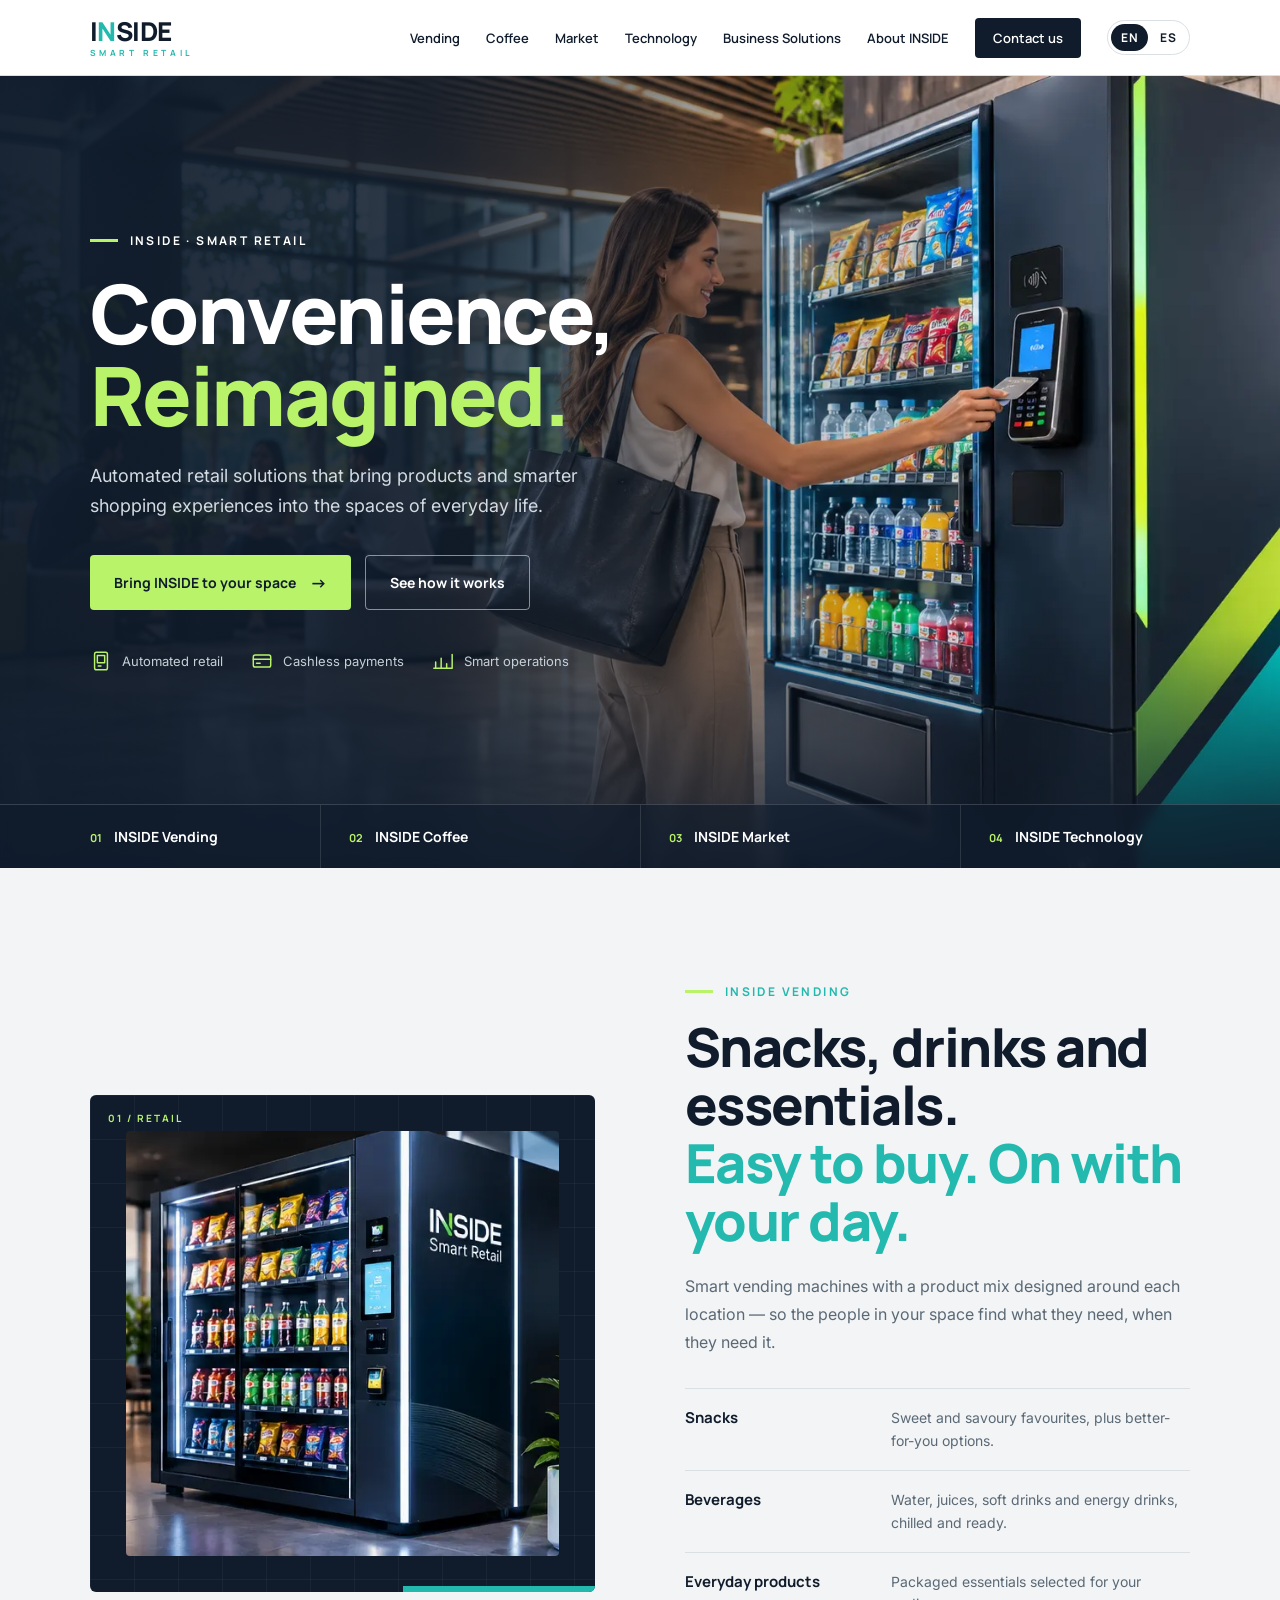
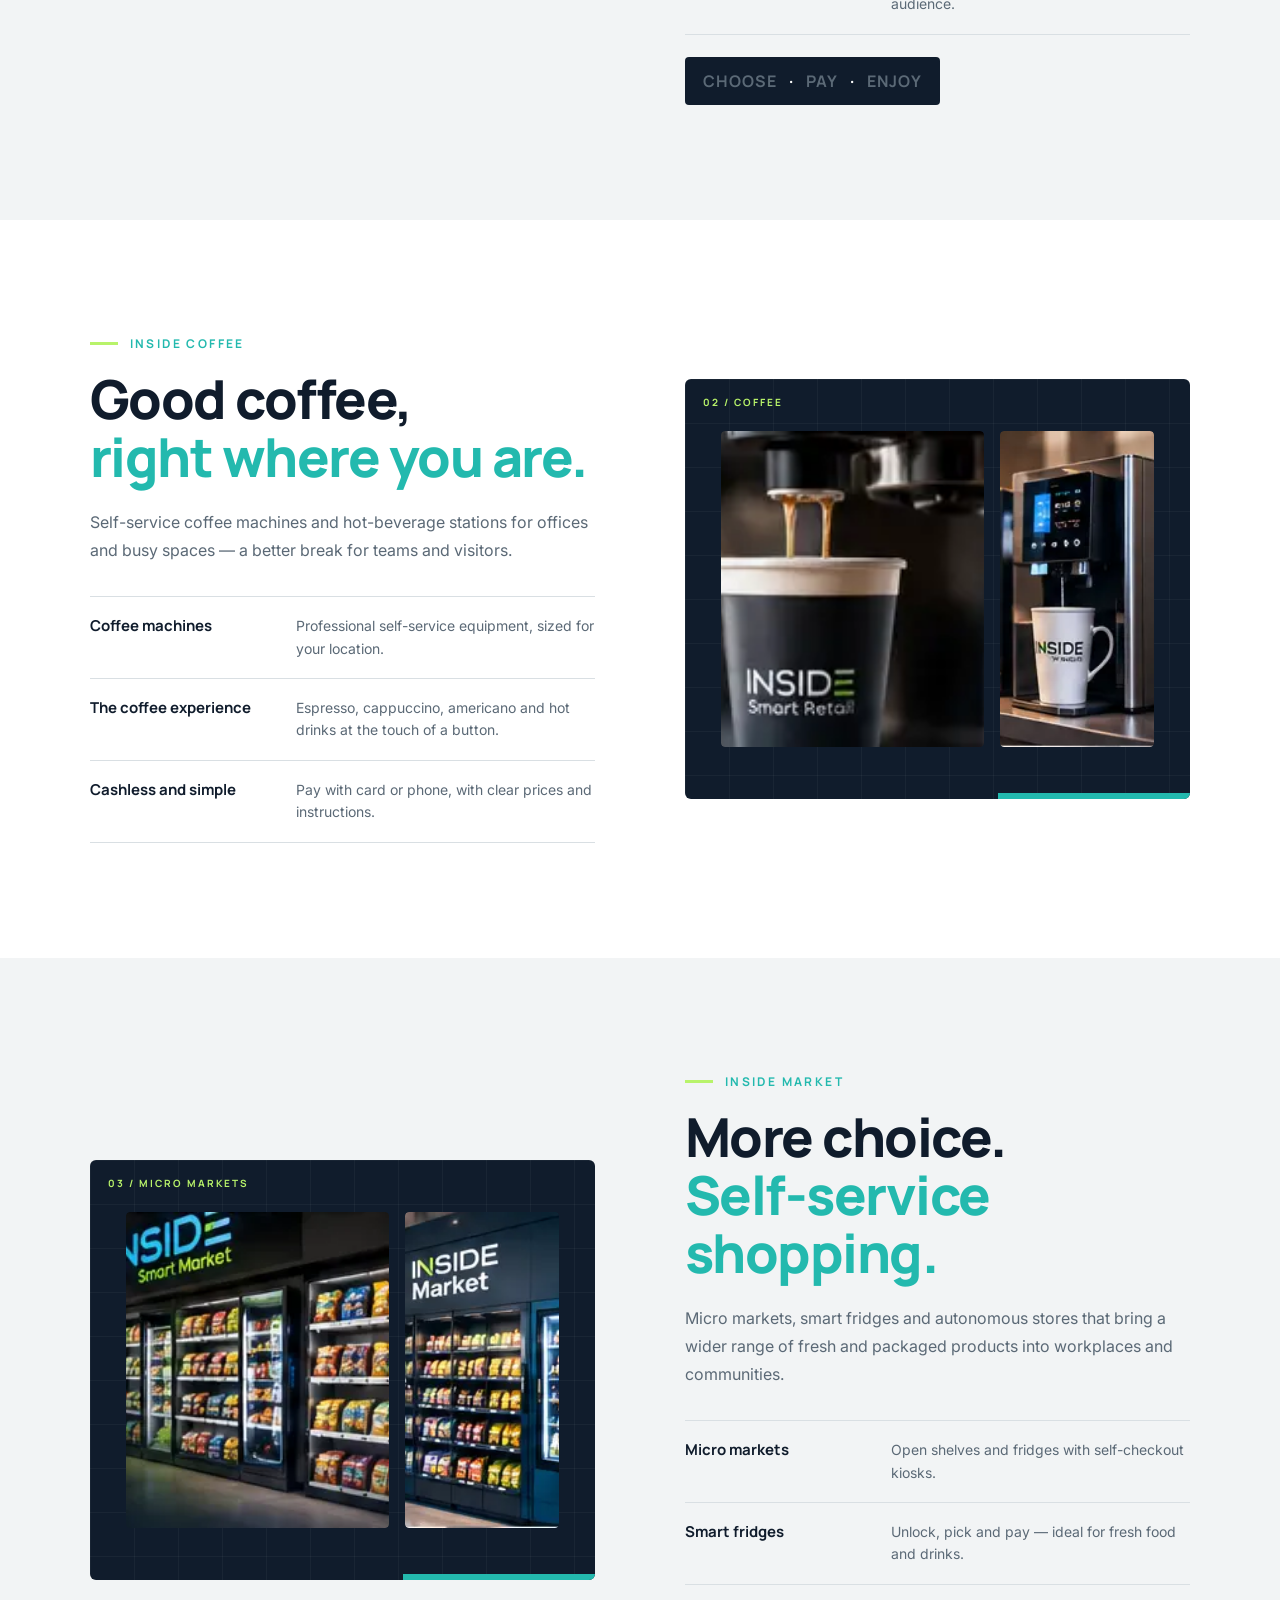
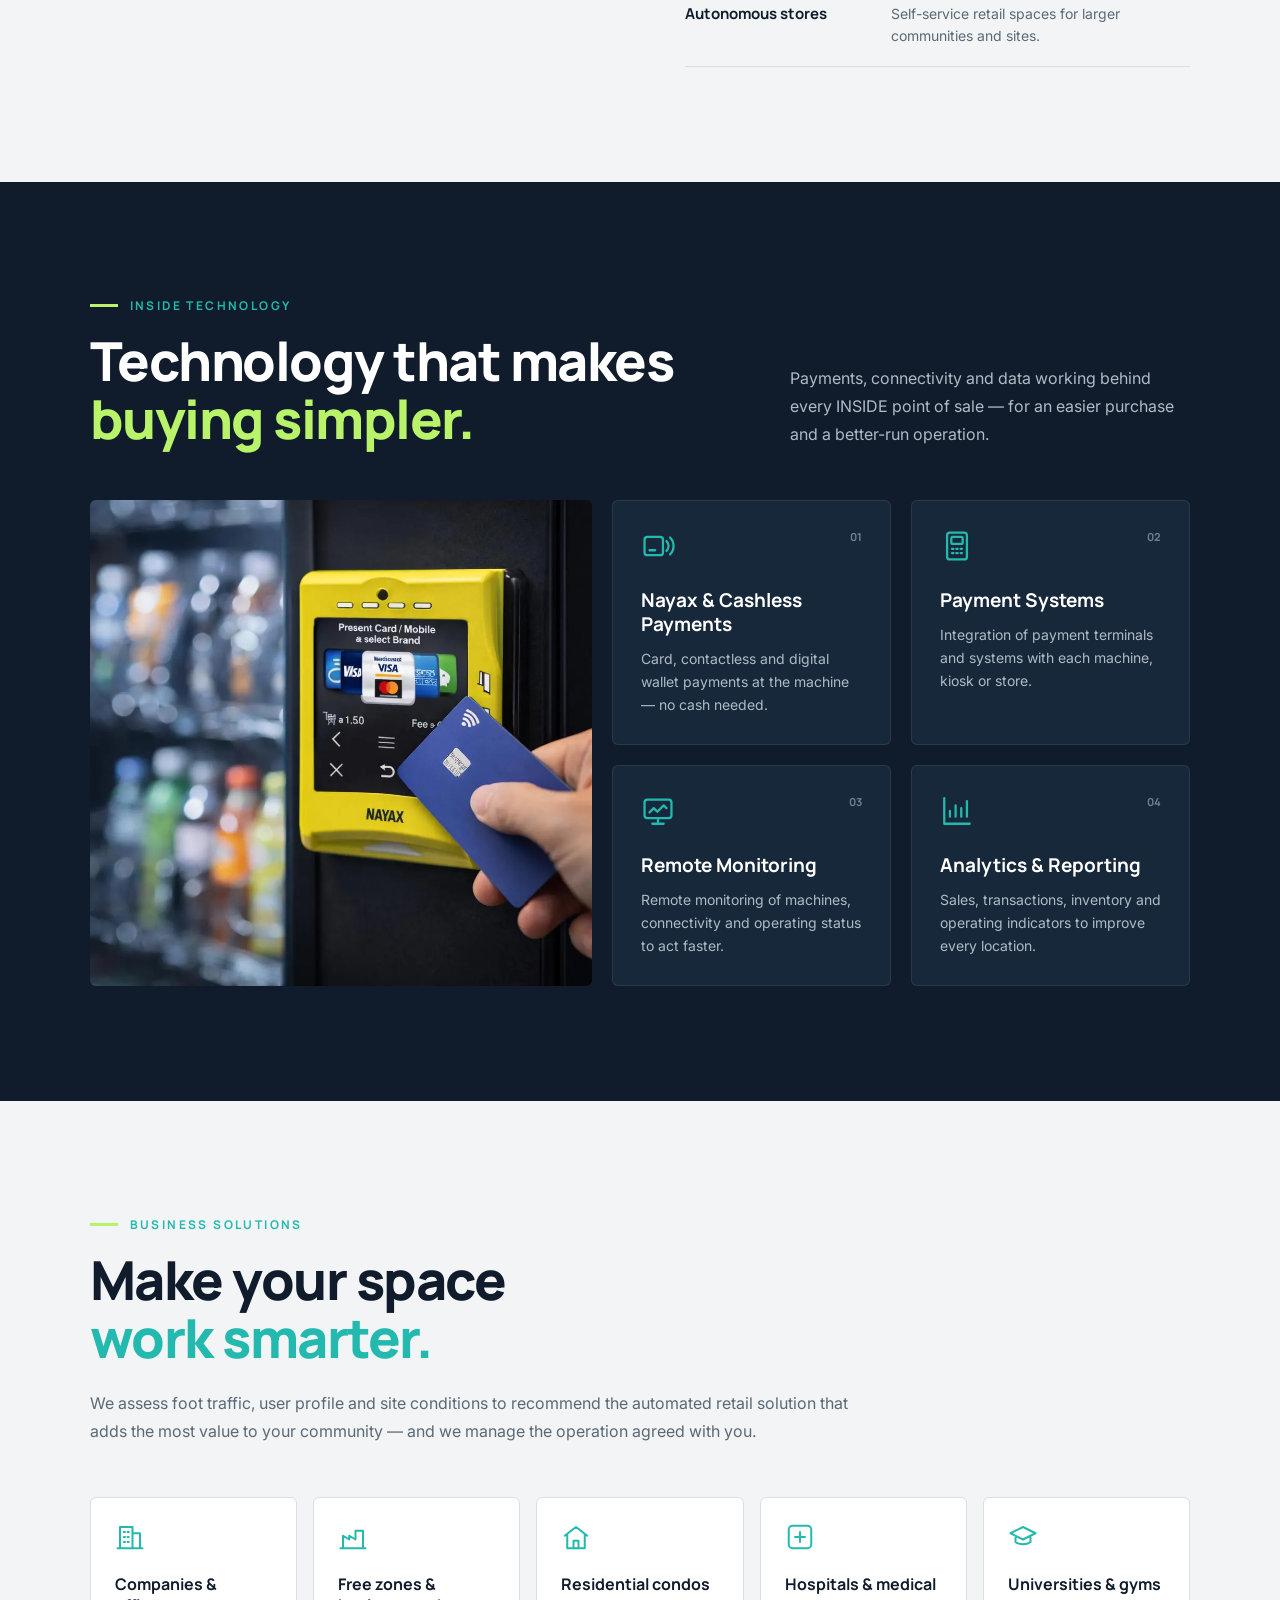
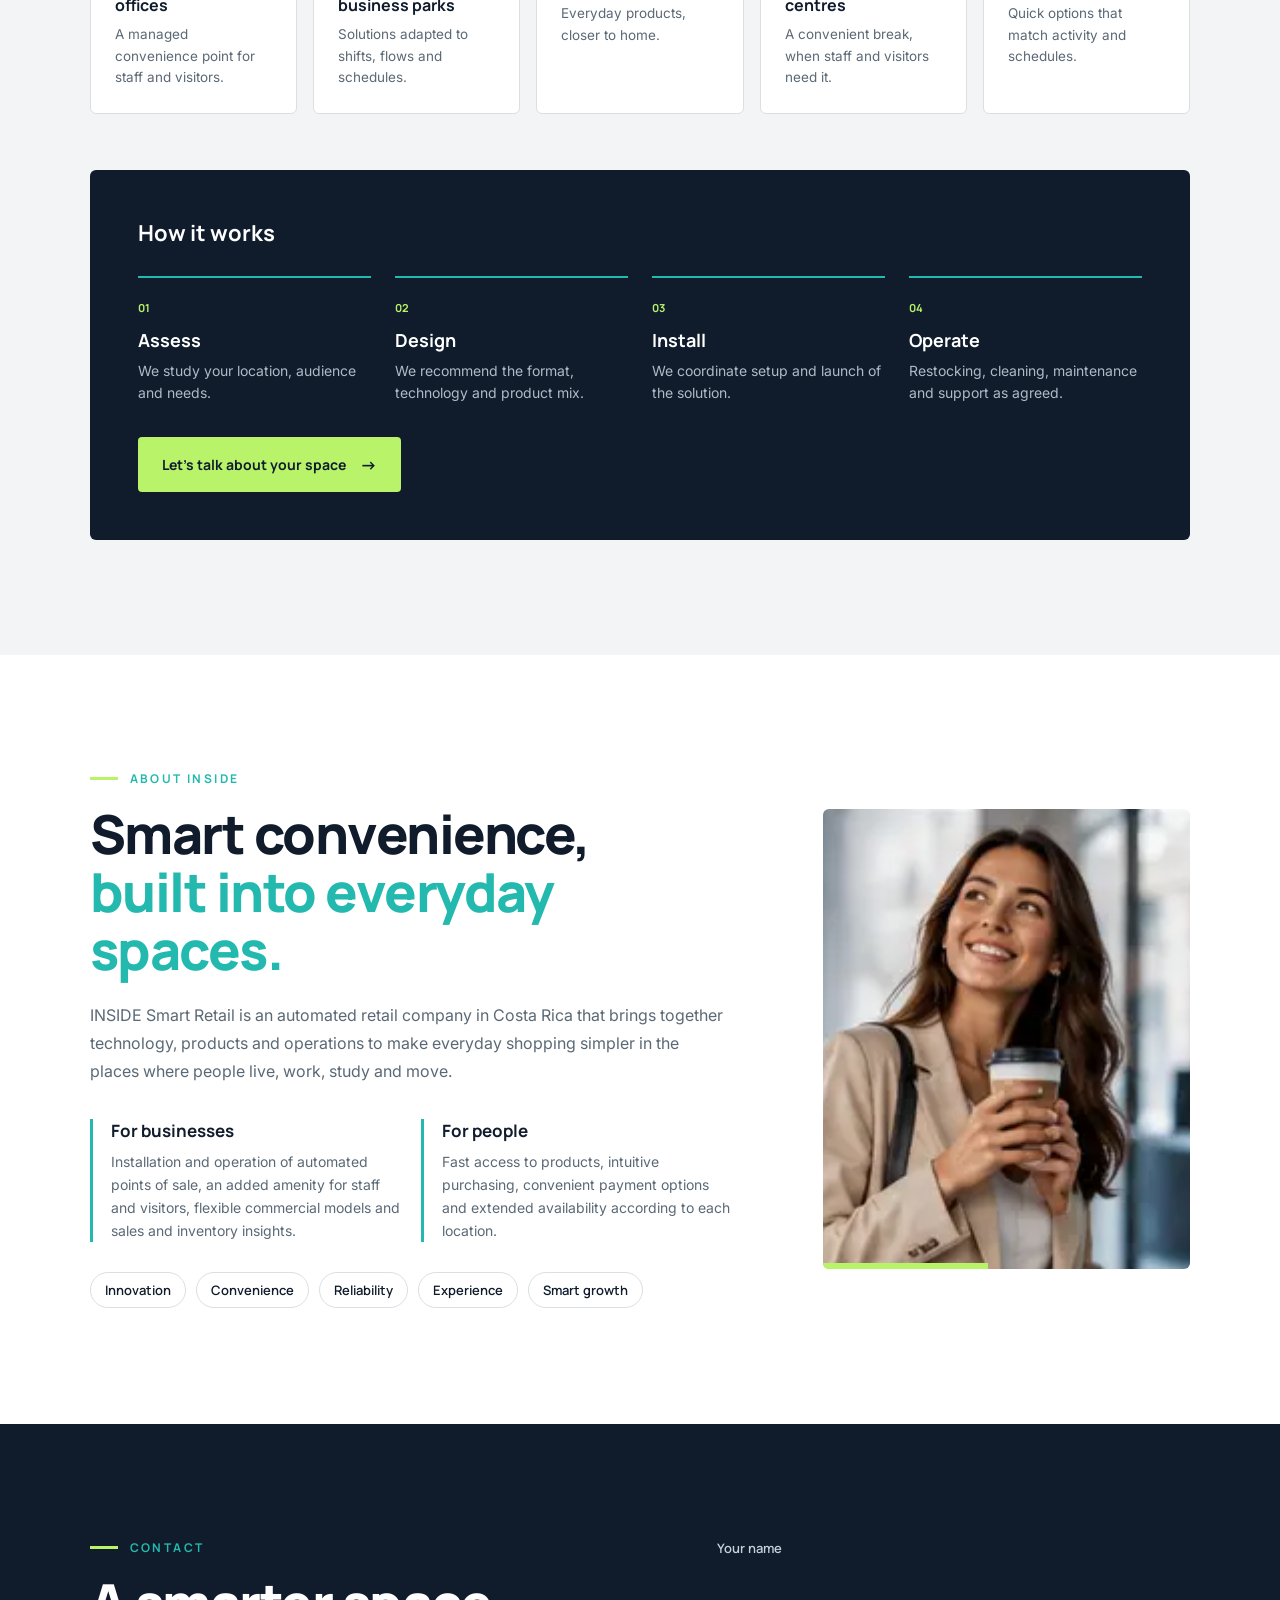
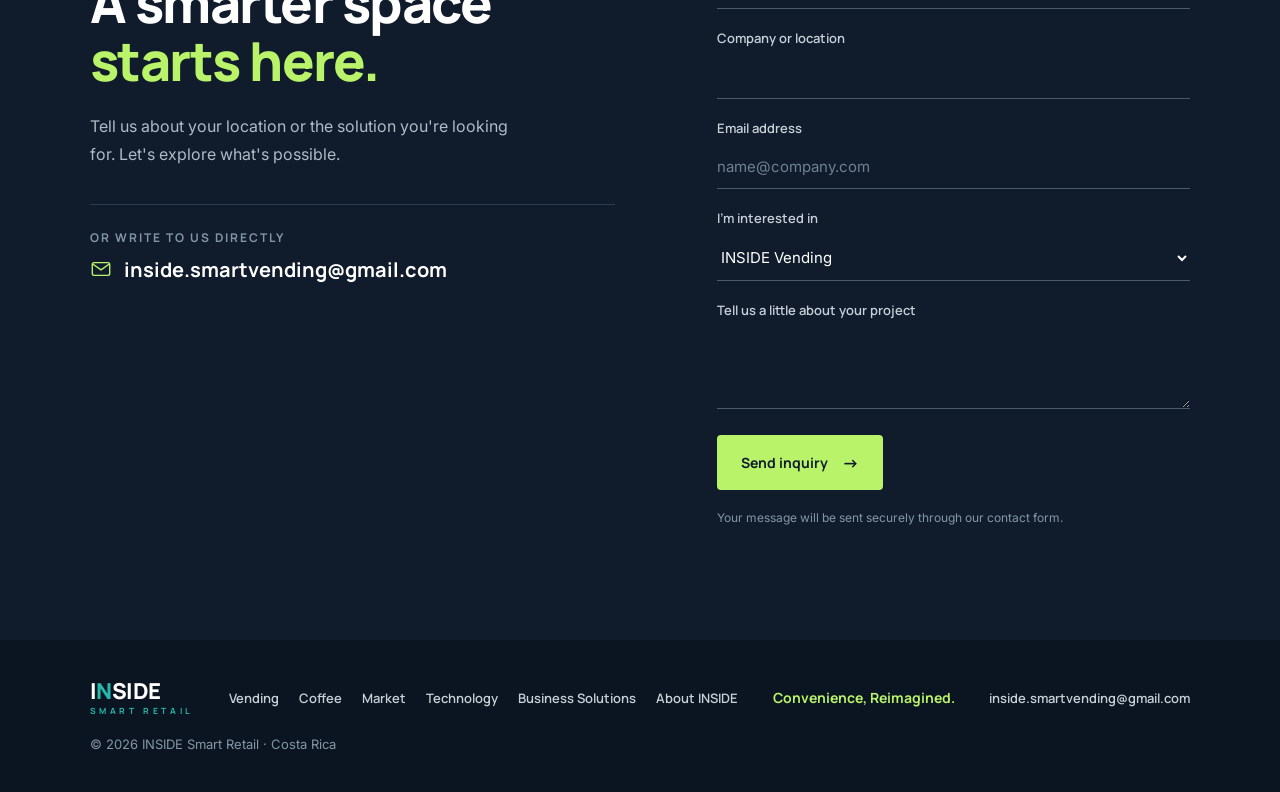
<file: index.html>
<!doctype html>
<html lang="en">
<head>
  <meta charset="utf-8">
  <meta name="viewport" content="width=device-width, initial-scale=1">
  <meta name="theme-color" content="#101C2C">
  <title>INSIDE Smart Retail | Convenience, Reimagined.</title>
  <meta name="description" content="INSIDE Smart Retail brings automated retail — vending, coffee, micro markets and payment technology — to workplaces and everyday spaces in Costa Rica.">
  <meta property="og:title" content="INSIDE Smart Retail | Convenience, Reimagined.">
  <meta property="og:description" content="Smart retail for everyday spaces in Costa Rica.">
  <meta property="og:image" content="/images/hero-inside-vending.webp">
  <link rel="alternate" hreflang="en" href="https://inside-smart-retail.netlify.app/en/">
  <link rel="alternate" hreflang="es" href="https://inside-smart-retail.netlify.app/es/">
  <link rel="alternate" hreflang="x-default" href="https://inside-smart-retail.netlify.app/">
  <link rel="icon" href="/favicon.svg" type="image/svg+xml">
  <link rel="preconnect" href="https://fonts.googleapis.com">
  <link rel="preconnect" href="https://fonts.gstatic.com" crossorigin>
  <link href="https://fonts.googleapis.com/css2?family=Inter:wght@400;500;600&family=Manrope:wght@600;700;800&display=swap" rel="stylesheet">
  <link rel="preload" as="image" href="/images/hero-inside-vending.webp">
  <link rel="stylesheet" href="/styles.css">
</head>
<body>
  <header class="site-header">
    <a class="brand" href="#home" aria-label="INSIDE Smart Retail home">
      <span class="brand-mark">I<span>N</span>SIDE</span>
      <span class="brand-descriptor">SMART RETAIL</span>
    </a>
    <button class="menu-toggle" aria-label="Open menu" aria-expanded="false">☰</button>
    <nav class="nav" aria-label="Main">
      <a href="#vending">Vending</a>
      <a href="#coffee">Coffee</a>
      <a href="#market">Market</a>
      <a href="#technology">Technology</a>
      <a href="#business" data-i18n="navBusiness">Business Solutions</a>
      <a href="#about" data-i18n="navAbout">About INSIDE</a>
      <a href="#contact" class="nav-cta" data-i18n="navContact">Contact us</a>
      <div class="lang-switch" role="group" aria-label="Language / Idioma">
        <a href="/en/" hreflang="en" lang="en" data-lang="en" aria-current="true">EN</a>
        <a href="/es/" hreflang="es" lang="es" data-lang="es">ES</a>
      </div>
    </nav>
  </header>

  <main>
    <!-- 1. HOME -->
    <section class="hero" id="home">
      <img class="hero-photo" src="/images/hero-inside-vending.webp" width="1672" height="941" alt="A person paying contactless at an INSIDE smart vending machine in a modern office lobby" data-i18n-alt="heroAlt">
      <div class="hero-shade"></div>
      <div class="hero-copy">
        <p class="eyebrow"><span class="bar"></span>INSIDE · SMART RETAIL</p>
        <h1>Convenience,<br><em>Reimagined.</em></h1>
        <p class="hero-lead" data-i18n="heroLead">Automated retail solutions that bring products and smarter shopping experiences into the spaces of everyday life.</p>
        <div class="hero-actions">
          <a class="button button-lime" href="#contact" data-i18n="heroCta">Bring INSIDE to your space <span aria-hidden="true">→</span></a>
          <a class="button button-ghost" href="#business" data-i18n="heroCta2">See how it works</a>
        </div>
        <ul class="hero-points">
          <li><svg viewBox="0 0 24 24" aria-hidden="true"><rect x="5" y="2.5" width="14" height="19" rx="2"/><path d="M8 6h8v8H8zM9 17.5h3"/></svg><span data-i18n="heroP1">Automated retail</span></li>
          <li><svg viewBox="0 0 24 24" aria-hidden="true"><rect x="2.5" y="5.5" width="19" height="13" rx="2"/><path d="M2.5 10h19M6 14.5h4"/></svg><span data-i18n="heroP2">Cashless payments</span></li>
          <li><svg viewBox="0 0 24 24" aria-hidden="true"><path d="M4 20V13M10 20V9M16 20v-5M22 20V5M2 20h20"/></svg><span data-i18n="heroP3">Smart operations</span></li>
        </ul>
      </div>
      <nav class="hero-lines" aria-label="Solutions">
        <a href="#vending"><b>01</b>INSIDE Vending</a>
        <a href="#coffee"><b>02</b>INSIDE Coffee</a>
        <a href="#market"><b>03</b>INSIDE Market</a>
        <a href="#technology"><b>04</b>INSIDE Technology</a>
      </nav>
    </section>

    <!-- 2. VENDING -->
    <section class="line line-vending section-pad" id="vending">
      <div class="line-media">
        <img src="/images/vending-machine.webp" width="505" height="495" loading="lazy" alt="INSIDE Smart Retail branded vending machine stocked with snacks and beverages" data-i18n-alt="vendingAlt">
        <span class="media-tag">01 / RETAIL</span>
      </div>
      <div class="line-copy">
        <p class="eyebrow"><span class="bar"></span>INSIDE Vending</p>
        <h2 data-i18n="vendingTitle">Snacks, drinks and essentials.<br><em>Easy to buy. On with your day.</em></h2>
        <p data-i18n="vendingText">Smart vending machines with a product mix designed around each location — so the people in your space find what they need, when they need it.</p>
        <ul class="feature-list">
          <li><b data-i18n="vF1">Snacks</b><span data-i18n="vF1t">Sweet and savoury favourites, plus better-for-you options.</span></li>
          <li><b data-i18n="vF2">Beverages</b><span data-i18n="vF2t">Water, juices, soft drinks and energy drinks, chilled and ready.</span></li>
          <li><b data-i18n="vF3">Everyday products</b><span data-i18n="vF3t">Packaged essentials selected for your audience.</span></li>
        </ul>
        <p class="steps-inline"><span data-i18n="choose">Choose</span><i>·</i><span data-i18n="pay">Pay</span><i>·</i><span data-i18n="enjoy">Enjoy</span></p>
      </div>
    </section>

    <!-- 3. COFFEE -->
    <section class="line line-coffee section-pad" id="coffee">
      <div class="line-copy">
        <p class="eyebrow"><span class="bar"></span>INSIDE Coffee</p>
        <h2 data-i18n="coffeeTitle">Good coffee,<br><em>right where you are.</em></h2>
        <p data-i18n="coffeeText">Self-service coffee machines and hot-beverage stations for offices and busy spaces — a better break for teams and visitors.</p>
        <ul class="feature-list">
          <li><b data-i18n="cF1">Coffee machines</b><span data-i18n="cF1t">Professional self-service equipment, sized for your location.</span></li>
          <li><b data-i18n="cF2">The coffee experience</b><span data-i18n="cF2t">Espresso, cappuccino, americano and hot drinks at the touch of a button.</span></li>
          <li><b data-i18n="cF3">Cashless and simple</b><span data-i18n="cF3t">Pay with card or phone, with clear prices and instructions.</span></li>
        </ul>
      </div>
      <div class="line-media media-duo">
        <figure class="duo-main"><img src="/images/coffee-cup.webp" width="250" height="160" loading="lazy" alt="Coffee pouring into an INSIDE branded cup" data-i18n-alt="coffeeAlt1"></figure>
        <figure class="duo-side"><img src="/images/coffee-machine.webp" width="140" height="250" loading="lazy" alt="Self-service coffee machine with an INSIDE mug" data-i18n-alt="coffeeAlt2"></figure>
        <span class="media-tag">02 / COFFEE</span>
      </div>
    </section>

    <!-- 4. MARKET -->
    <section class="line line-market section-pad" id="market">
      <div class="line-media media-duo">
        <figure class="duo-main"><img src="/images/market-store.webp" width="220" height="225" loading="lazy" alt="INSIDE Smart Market with self-service shelves and fridges" data-i18n-alt="marketAlt1"></figure>
        <figure class="duo-side"><img src="/images/market-fridge.webp" width="130" height="250" loading="lazy" alt="INSIDE Market smart fridge" data-i18n-alt="marketAlt2"></figure>
        <span class="media-tag">03 / MICRO MARKETS</span>
      </div>
      <div class="line-copy">
        <p class="eyebrow"><span class="bar"></span>INSIDE Market</p>
        <h2 data-i18n="marketTitle">More choice.<br><em>Self-service shopping.</em></h2>
        <p data-i18n="marketText">Micro markets, smart fridges and autonomous stores that bring a wider range of fresh and packaged products into workplaces and communities.</p>
        <ul class="feature-list">
          <li><b data-i18n="mF1">Micro markets</b><span data-i18n="mF1t">Open shelves and fridges with self-checkout kiosks.</span></li>
          <li><b data-i18n="mF2">Smart fridges</b><span data-i18n="mF2t">Unlock, pick and pay — ideal for fresh food and drinks.</span></li>
          <li><b data-i18n="mF3">Autonomous stores</b><span data-i18n="mF3t">Self-service retail spaces for larger communities and sites.</span></li>
        </ul>
      </div>
    </section>

    <!-- 5. TECHNOLOGY -->
    <section class="tech section-pad" id="technology">
      <div class="tech-head">
        <div>
          <p class="eyebrow"><span class="bar"></span>INSIDE Technology</p>
          <h2 data-i18n="techTitle">Technology that makes<br><em>buying simpler.</em></h2>
        </div>
        <p data-i18n="techText">Payments, connectivity and data working behind every INSIDE point of sale — for an easier purchase and a better-run operation.</p>
      </div>
      <div class="tech-layout">
        <figure class="tech-photo">
          <img src="/images/technology-nayax.webp" width="1400" height="933" loading="lazy" alt="Contactless card payment on a Nayax terminal mounted on a vending machine" data-i18n-alt="techAlt">
        </figure>
        <div class="tech-grid">
          <article>
            <svg viewBox="0 0 24 24" aria-hidden="true"><rect x="2.5" y="5.5" width="13" height="13" rx="2"/><path d="M18 8.5a5 5 0 0 1 0 7M20.5 6a8.5 8.5 0 0 1 0 12"/><path d="M6 15h4"/></svg>
            <span>01</span>
            <h3 data-i18n="t1">Nayax &amp; Cashless Payments</h3>
            <p data-i18n="t1t">Card, contactless and digital wallet payments at the machine — no cash needed.</p>
          </article>
          <article>
            <svg viewBox="0 0 24 24" aria-hidden="true"><rect x="5" y="2.5" width="14" height="19" rx="2"/><rect x="8" y="5.5" width="8" height="5" rx="1"/><path d="M8.5 14h1M11.5 14h1M14.5 14h1M8.5 17h1M11.5 17h1M14.5 17h1"/></svg>
            <span>02</span>
            <h3 data-i18n="t2">Payment Systems</h3>
            <p data-i18n="t2t">Integration of payment terminals and systems with each machine, kiosk or store.</p>
          </article>
          <article>
            <svg viewBox="0 0 24 24" aria-hidden="true"><rect x="2.5" y="4" width="19" height="13" rx="2"/><path d="M8 21h8M12 17v4M6 13l3-3 2.5 2.5L16 8l2 2"/></svg>
            <span>03</span>
            <h3 data-i18n="t3">Remote Monitoring</h3>
            <p data-i18n="t3t">Remote monitoring of machines, connectivity and operating status to act faster.</p>
          </article>
          <article>
            <svg viewBox="0 0 24 24" aria-hidden="true"><path d="M3 3v18h18"/><path d="M7 16v-4M11 16V8M15 16v-6M19 16V5"/></svg>
            <span>04</span>
            <h3 data-i18n="t4">Analytics &amp; Reporting</h3>
            <p data-i18n="t4t">Sales, transactions, inventory and operating indicators to improve every location.</p>
          </article>
        </div>
      </div>
    </section>

    <!-- 6. BUSINESS SOLUTIONS -->
    <section class="business section-pad" id="business">
      <div class="business-head">
        <p class="eyebrow"><span class="bar"></span>Business Solutions</p>
        <h2 data-i18n="businessTitle">Make your space<br><em>work smarter.</em></h2>
        <p data-i18n="businessText">We assess foot traffic, user profile and site conditions to recommend the automated retail solution that adds the most value to your community — and we manage the operation agreed with you.</p>
      </div>
      <div class="segments">
        <article><svg viewBox="0 0 24 24" aria-hidden="true"><path d="M4 21V4h10v17M14 9h6v12M2 21h20M7 8h1M10 8h1M7 12h1M10 12h1M7 16h1M10 16h1"/></svg><h3 data-i18n="s1">Companies &amp; offices</h3><p data-i18n="s1t">A managed convenience point for staff and visitors.</p></article>
        <article><svg viewBox="0 0 24 24" aria-hidden="true"><path d="M2 21h20M4 21V11l5 3V11l5 3V7h6v14"/></svg><h3 data-i18n="s2">Free zones &amp; business parks</h3><p data-i18n="s2t">Solutions adapted to shifts, flows and schedules.</p></article>
        <article><svg viewBox="0 0 24 24" aria-hidden="true"><path d="M3 11l9-7 9 7M5 9.5V21h14V9.5M10 21v-6h4v6"/></svg><h3 data-i18n="s3">Residential condos</h3><p data-i18n="s3t">Everyday products, closer to home.</p></article>
        <article><svg viewBox="0 0 24 24" aria-hidden="true"><rect x="3" y="3" width="18" height="18" rx="3"/><path d="M12 8v8M8 12h8"/></svg><h3 data-i18n="s4">Hospitals &amp; medical centres</h3><p data-i18n="s4t">A convenient break, when staff and visitors need it.</p></article>
        <article><svg viewBox="0 0 24 24" aria-hidden="true"><path d="M2 9l10-5 10 5-10 5zM6 11v5c3 2.5 9 2.5 12 0v-5"/></svg><h3 data-i18n="s5">Universities &amp; gyms</h3><p data-i18n="s5t">Quick options that match activity and schedules.</p></article>
      </div>
      <div class="how">
        <h3 class="how-title" data-i18n="howTitle">How it works</h3>
        <ol class="steps">
          <li><span>01</span><b data-i18n="st1">Assess</b><p data-i18n="st1t">We study your location, audience and needs.</p></li>
          <li><span>02</span><b data-i18n="st2">Design</b><p data-i18n="st2t">We recommend the format, technology and product mix.</p></li>
          <li><span>03</span><b data-i18n="st3">Install</b><p data-i18n="st3t">We coordinate setup and launch of the solution.</p></li>
          <li><span>04</span><b data-i18n="st4">Operate</b><p data-i18n="st4t">Restocking, cleaning, maintenance and support as agreed.</p></li>
        </ol>
        <a class="button button-lime" href="#contact" data-i18n="talk">Let's talk about your space <span aria-hidden="true">→</span></a>
      </div>
    </section>

    <!-- 7. ABOUT + CONTACT -->
    <section class="about section-pad" id="about">
      <div class="about-copy">
        <p class="eyebrow"><span class="bar"></span>About INSIDE</p>
        <h2 data-i18n="aboutTitle">Smart convenience,<br><em>built into everyday spaces.</em></h2>
        <p data-i18n="aboutText">INSIDE Smart Retail is an automated retail company in Costa Rica that brings together technology, products and operations to make everyday shopping simpler in the places where people live, work, study and move.</p>
        <div class="value-prop">
          <div><h3 data-i18n="b2b">For businesses</h3><p data-i18n="b2bt">Installation and operation of automated points of sale, an added amenity for staff and visitors, flexible commercial models and sales and inventory insights.</p></div>
          <div><h3 data-i18n="b2c">For people</h3><p data-i18n="b2ct">Fast access to products, intuitive purchasing, convenient payment options and extended availability according to each location.</p></div>
        </div>
        <ul class="values">
          <li data-i18n="val1">Innovation</li><li data-i18n="val2">Convenience</li><li data-i18n="val3">Reliability</li><li data-i18n="val4">Experience</li><li data-i18n="val5">Smart growth</li>
        </ul>
      </div>
      <figure class="about-photo"><img src="/images/about-coffee.webp" width="266" height="229" loading="lazy" alt="Smiling person holding a coffee in a bright workspace" data-i18n-alt="aboutAlt"></figure>
    </section>

    <section class="contact section-pad" id="contact">
      <div>
        <p class="eyebrow"><span class="bar"></span><span data-i18n="contactEyebrow">Contact</span></p>
        <h2 data-i18n="contactTitle">A smarter space<br><em>starts here.</em></h2>
        <p data-i18n="contactText">Tell us about your location or the solution you're looking for. Let's explore what's possible.</p>
        <div class="contact-direct">
          <span data-i18n="contactDirect">Or write to us directly</span>
          <a href="mailto:inside.smartvending@gmail.com"><svg viewBox="0 0 24 24" aria-hidden="true"><rect x="2.5" y="5" width="19" height="14" rx="2"/><path d="M3 6.5l9 6.5 9-6.5"/></svg>inside.smartvending@gmail.com</a>
        </div>
      </div>
      <form name="inside-contact" method="POST" action="/success.html" data-netlify="true" netlify-honeypot="bot-field">
        <input type="hidden" name="form-name" value="inside-contact">
        <input type="hidden" name="language" value="en">
        <p class="hidden"><label>Do not fill this out: <input name="bot-field"></label></p>
        <label><span data-i18n="formName">Your name</span><input name="name" required autocomplete="name"></label>
        <label><span data-i18n="formCompany">Company or location</span><input name="company" autocomplete="organization"></label>
        <label><span data-i18n="formEmail">Email address</span><input name="email" type="email" required autocomplete="email" placeholder="name@company.com" data-i18n-ph="emailPh"></label>
        <label><span data-i18n="formType">I'm interested in</span><select name="interest">
          <option value="Vending">INSIDE Vending</option>
          <option value="Coffee">INSIDE Coffee</option>
          <option value="Market">INSIDE Market</option>
          <option value="Technology">INSIDE Technology</option>
          <option value="Business Solutions" data-i18n="optBusiness">Business Solutions</option>
        </select></label>
        <label><span data-i18n="formMessage">Tell us a little about your project</span><textarea name="message" rows="3"></textarea></label>
        <button class="button button-lime" type="submit" data-i18n="send">Send inquiry <span aria-hidden="true">→</span></button>
        <small class="form-note" data-i18n="formNote">Your message will be sent securely through our contact form.</small>
      </form>
    </section>
  </main>

  <footer>
    <a class="brand footer-brand" href="#home"><span class="brand-mark">I<span>N</span>SIDE</span><span class="brand-descriptor">SMART RETAIL</span></a>
    <nav class="footer-nav" aria-label="Footer"><a href="#vending">Vending</a><a href="#coffee">Coffee</a><a href="#market">Market</a><a href="#technology">Technology</a><a href="#business" data-i18n="navBusiness">Business Solutions</a><a href="#about" data-i18n="navAbout">About INSIDE</a></nav>
    <p>Convenience, Reimagined.</p>
    <a class="footer-email" href="mailto:inside.smartvending@gmail.com">inside.smartvending@gmail.com</a>
    <span>© <span id="year"></span> INSIDE Smart Retail · Costa Rica</span>
  </footer>
  <script src="/script.js"></script>
</body>
</html>
</file>
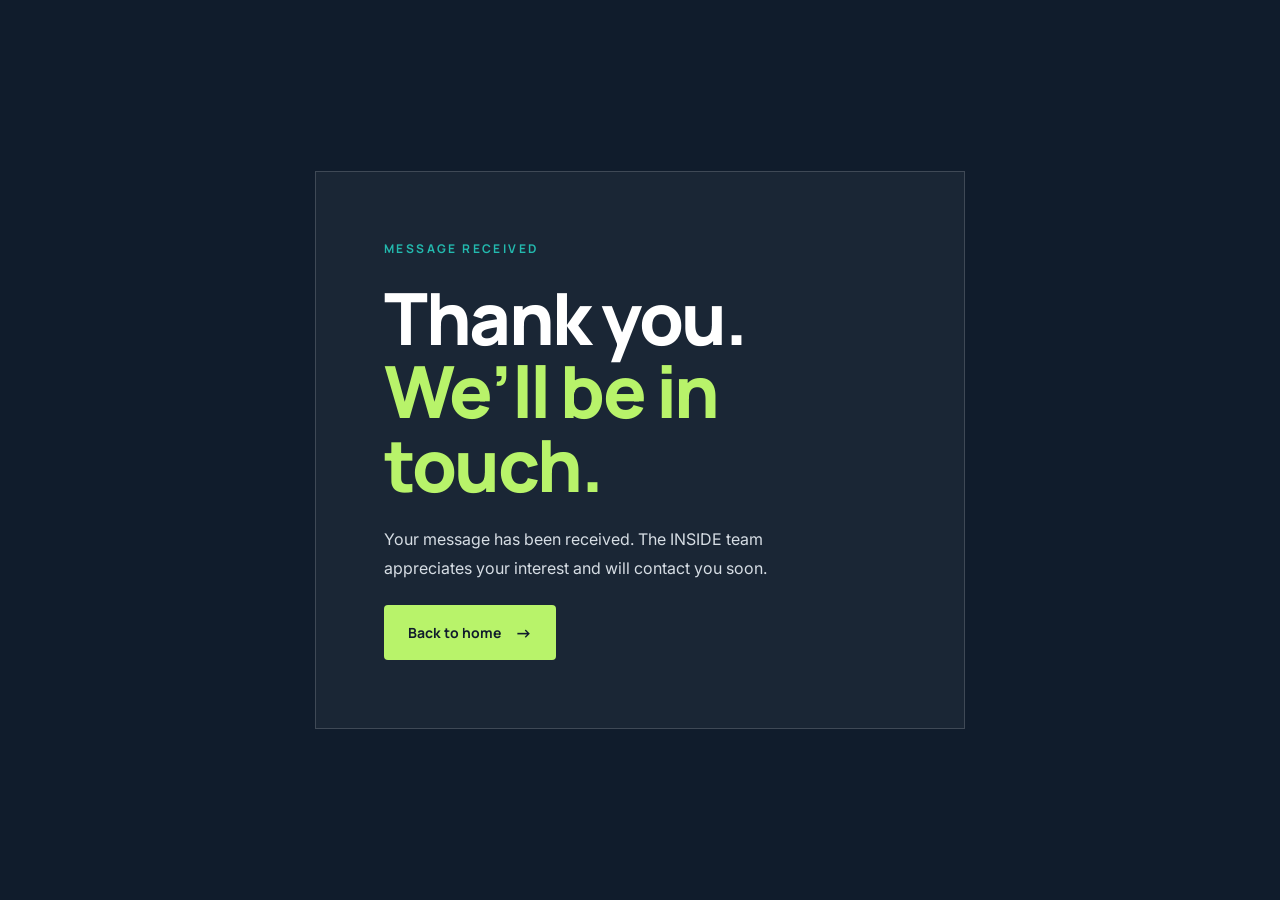
<file: success.html>
<!doctype html>
<html lang="en">
<head>
  <meta charset="utf-8">
  <meta name="viewport" content="width=device-width, initial-scale=1">
  <meta name="theme-color" content="#101C2C">
  <title>Thank you | INSIDE Smart Retail</title>
  <meta name="description" content="Thank you for contacting INSIDE Smart Retail.">
  <link rel="preconnect" href="https://fonts.googleapis.com">
  <link rel="preconnect" href="https://fonts.gstatic.com" crossorigin>
  <link href="https://fonts.googleapis.com/css2?family=Inter:wght@400;500;600&family=Manrope:wght@600;700;800&display=swap" rel="stylesheet">
  <link rel="icon" href="/favicon.svg" type="image/svg+xml">
  <link rel="stylesheet" href="/styles.css">
  <style>
    .success-wrap{min-height:100vh;display:grid;place-items:center;padding:32px;background:var(--midnight);color:#fff}
    .success-card{width:min(100%,650px);padding:clamp(32px,7vw,68px);border:1px solid rgba(255,255,255,.16);background:rgba(255,255,255,.045)}
    .success-card .eyebrow{color:var(--teal)}
    .success-card h1{font-size:clamp(42px,7vw,72px);line-height:1.02;margin:24px 0}
    .success-card h1 em{color:var(--lime);font-style:normal}
    .success-card p:not(.eyebrow){font-size:16px;color:#d6dde4;line-height:1.8;max-width:460px}
    .success-card .button{display:inline-flex;margin-top:22px}
  </style>
</head>
<body>
  <main class="success-wrap">
    <section class="success-card">
      <p class="eyebrow" data-es="MENSAJE RECIBIDO">MESSAGE RECEIVED</p>
      <h1 data-es="Gracias.<br><em>Pronto le contactaremos.</em>">Thank you.<br><em>We’ll be in touch.</em></h1>
      <p data-es="Hemos recibido su mensaje. El equipo de INSIDE agradece su interés y se comunicará con usted pronto.">Your message has been received. The INSIDE team appreciates your interest and will contact you soon.</p>
      <a class="button button-lime" href="/en/" data-es='Volver al inicio <span aria-hidden="true">→</span>'>Back to home <span aria-hidden="true">→</span></a>
    </section>
  </main>
  <script>
    (function () {
      var lang = null;
      try { lang = localStorage.getItem("inside-lang"); } catch (e) {}
      if (!lang) lang = (navigator.language || "").toLowerCase().indexOf("es") === 0 ? "es" : "en";
      if (lang !== "es") return;
      document.documentElement.lang = "es";
      document.title = "Gracias | INSIDE Smart Retail";
      document.querySelectorAll("[data-es]").forEach(function (el) { el.innerHTML = el.getAttribute("data-es"); });
      document.querySelector(".success-card .button").setAttribute("href", "/es/");
    })();
  </script>
</body>
</html>
</file>
<file: styles.css>
:root{
  --midnight:#101C2C;--midnight-2:#18283B;--lime:#B8F36A;--teal:#23B9AE;--cloud:#F2F4F5;
  --ink:#101C2C;--muted:#5B6976;--line:#D9DFE3;--white:#fff;
  --display:"Manrope",Arial,sans-serif;--text:"Inter",Arial,sans-serif;
  --pad-x:clamp(22px,7vw,120px);
}
*{box-sizing:border-box}
html{scroll-behavior:smooth;scroll-padding-top:80px}
body{margin:0;font-family:var(--text);color:var(--ink);background:var(--cloud);-webkit-font-smoothing:antialiased}
img{display:block;max-width:100%;height:auto}
figure{margin:0}
a{color:inherit;text-decoration:none}
h1,h2,h3{font-family:var(--display);margin:0}
p{margin:0}
:focus-visible{outline:2px solid var(--teal);outline-offset:3px}

/* Header */
.site-header{height:76px;padding:0 var(--pad-x);display:flex;align-items:center;justify-content:space-between;background:rgba(255,255,255,.96);backdrop-filter:blur(8px);position:sticky;top:0;z-index:30;border-bottom:1px solid var(--line)}
.brand{display:flex;flex-direction:column;line-height:1;font-family:var(--display)}
.brand-mark{font-size:26px;font-weight:800;letter-spacing:-.5px;color:var(--midnight)}
.brand-mark span{color:var(--teal)}
.brand-descriptor{font-size:8.5px;font-weight:700;letter-spacing:3.6px;margin-top:5px;color:var(--teal)}
.nav{display:flex;align-items:center;gap:26px;font:600 13px var(--display)}
.nav a{color:var(--midnight);transition:color .2s}
.nav a:hover{color:var(--teal)}
.nav-cta{padding:11px 18px;background:var(--midnight);color:#fff!important;border-radius:4px}
.nav-cta:hover{background:var(--teal)}
.lang-switch{display:inline-flex;border:1px solid var(--line);background:#fff;border-radius:20px;padding:3px;gap:2px}
.lang-switch a{padding:5px 10px;border-radius:16px;font:700 12px var(--display);letter-spacing:.5px;color:var(--midnight);text-decoration:none}
.lang-switch a[aria-current="true"],.nav .lang-switch a[aria-current="true"]:hover{background:var(--midnight);color:#fff}
.lang-switch a:not([aria-current="true"]):hover{background:var(--cloud)}
.menu-toggle{display:none;background:none;border:0;color:var(--midnight);font-size:24px;cursor:pointer}

/* Shared */
.section-pad{padding:clamp(72px,9vw,120px) var(--pad-x)}
.eyebrow{display:flex;align-items:center;gap:12px;font:700 12px var(--display);letter-spacing:2.4px;text-transform:uppercase;color:var(--teal)}
.eyebrow .bar{width:28px;height:3px;background:var(--lime);flex:none}
h2{font-size:clamp(32px,4.2vw,54px);line-height:1.08;letter-spacing:-1.5px;font-weight:800;margin-top:18px;color:var(--midnight)}
h2 em,h1 em{font-style:normal;color:var(--teal)}
.button{display:inline-flex;align-items:center;justify-content:center;gap:14px;border:0;padding:16px 24px;font:700 14px var(--display);cursor:pointer;border-radius:4px;transition:transform .15s,background .2s}
.button:hover{transform:translateY(-1px)}
.button-lime{background:var(--lime);color:var(--midnight)}
.button-ghost{border:1px solid rgba(255,255,255,.5);color:#fff}
.button-ghost:hover{border-color:var(--lime)}
.button span{font-size:17px}

/* 1. Hero */
.hero{position:relative;min-height:min(88vh,820px);display:flex;flex-direction:column;justify-content:center;color:#fff;background:var(--midnight);overflow:hidden;padding:110px var(--pad-x) 150px}
.hero-photo{position:absolute;inset:0;width:100%;height:100%;object-fit:cover;object-position:70% center}
.hero-shade{position:absolute;inset:0;background:linear-gradient(90deg,rgba(16,28,44,.96) 0%,rgba(16,28,44,.86) 34%,rgba(16,28,44,.25) 62%,rgba(16,28,44,0) 80%),linear-gradient(0deg,rgba(16,28,44,.85),rgba(16,28,44,0) 30%)}
.hero-copy{position:relative;max-width:600px}
.hero .eyebrow{color:#fff}
h1{font-size:clamp(48px,6.4vw,92px);line-height:1;letter-spacing:-2.5px;font-weight:800;margin:24px 0}
.hero h1 em{color:var(--lime)}
.hero-lead{font-size:18px;line-height:1.65;color:#D3DBE2;max-width:500px}
.hero-actions{display:flex;flex-wrap:wrap;gap:14px;margin-top:34px}
.hero-points{list-style:none;padding:0;margin:40px 0 0;display:flex;flex-wrap:wrap;gap:12px 28px;font-size:13px;color:#C6D0D8}
.hero-points li{display:flex;align-items:center;gap:10px}
.hero-points svg,.tech-grid svg,.segments svg{width:22px;height:22px;fill:none;stroke:var(--lime);stroke-width:1.6;stroke-linecap:round;stroke-linejoin:round;flex:none}
.hero-lines{position:absolute;left:0;right:0;bottom:0;display:grid;grid-template-columns:repeat(4,1fr);border-top:1px solid rgba(255,255,255,.16);background:rgba(16,28,44,.6);backdrop-filter:blur(6px)}
.hero-lines a{padding:22px var(--pad-x) 22px 28px;font:700 14px var(--display);display:flex;gap:12px;align-items:baseline;border-left:1px solid rgba(255,255,255,.12);transition:background .2s}
.hero-lines a:first-child{border-left:0;padding-left:var(--pad-x)}
.hero-lines a:hover{background:rgba(35,185,174,.18)}
.hero-lines b{font-size:11px;color:var(--lime)}

/* 2–4. Product lines */
.line{display:grid;grid-template-columns:1fr 1fr;gap:clamp(40px,7vw,110px);align-items:center}
.line-coffee{background:#fff}
.line-copy>p:not(.eyebrow){font-size:16px;line-height:1.75;color:var(--muted);margin-top:22px;max-width:520px}
.feature-list{list-style:none;padding:0;margin:32px 0 0;border-top:1px solid var(--line)}
.feature-list li{display:grid;grid-template-columns:190px 1fr;gap:16px;padding:18px 0;border-bottom:1px solid var(--line);font-size:14px;line-height:1.6}
.feature-list b{font:700 15px var(--display);color:var(--midnight)}
.feature-list span{color:var(--muted)}
.steps-inline{margin-top:28px;display:inline-flex;gap:12px;padding:10px 18px;background:var(--midnight);color:var(--lime);font:700 13px var(--display);letter-spacing:1px;text-transform:uppercase;border-radius:4px}
.steps-inline i{font-style:normal;color:#fff}
.line-media{position:relative;background:var(--midnight);border-radius:6px;padding:clamp(18px,3vw,36px);display:flex;align-items:center;justify-content:center;min-height:420px;overflow:hidden}
.line-media::before{content:"";position:absolute;inset:0;background-image:linear-gradient(rgba(255,255,255,.04) 1px,transparent 1px),linear-gradient(90deg,rgba(255,255,255,.04) 1px,transparent 1px);background-size:44px 44px}
.line-media::after{content:"";position:absolute;right:0;bottom:0;width:38%;height:6px;background:var(--teal)}
.line-media img{position:relative;border-radius:4px}
.line-vending .line-media img{width:100%;max-width:480px}
.media-tag{position:absolute;left:18px;top:16px;font:700 10px var(--display);letter-spacing:2px;color:var(--lime);z-index:1}
.media-duo{gap:16px;align-items:stretch}
.media-duo figure{position:relative;border-radius:4px;overflow:hidden}
.media-duo img{width:100%;height:100%;object-fit:cover}
.media-duo .duo-main{flex:1.7;max-width:360px}
.media-duo .duo-side{flex:1;max-width:190px}
.line-coffee .media-duo{padding-top:52px;padding-bottom:52px}
.line-market .media-duo{padding-top:52px;padding-bottom:52px}

/* 5. Technology */
.tech{background:var(--midnight);color:#fff}
.tech h2{color:#fff}
.tech h2 em{color:var(--lime)}
.tech-head{display:flex;justify-content:space-between;align-items:flex-end;gap:40px;margin-bottom:52px}
.tech-head>p{max-width:400px;color:#AEBBC6;font-size:16px;line-height:1.75}
.tech-layout{display:grid;grid-template-columns:1fr 1.15fr;gap:20px}
.tech-photo{border-radius:6px;overflow:hidden;min-height:100%}
.tech-photo img{width:100%;height:100%;object-fit:cover;object-position:62% center}
.tech-grid{display:grid;grid-template-columns:1fr 1fr;gap:20px}
.tech-grid article{background:var(--midnight-2);border:1px solid rgba(255,255,255,.08);border-radius:6px;padding:28px;position:relative;transition:border-color .2s}
.tech-grid article:hover{border-color:var(--teal)}
.tech-grid svg{width:34px;height:34px;stroke:var(--teal)}
.tech-grid span{position:absolute;top:28px;right:28px;font:700 11px var(--display);color:#6E8091}
.tech-grid h3{font-size:19px;margin:22px 0 10px;line-height:1.25}
.tech-grid p{color:#AEBBC6;font-size:14px;line-height:1.65}

/* 6. Business */
.business{background:var(--cloud)}
.business-head{max-width:760px}
.business-head>p:last-child{font-size:16px;line-height:1.75;color:var(--muted);margin-top:22px}
.segments{display:grid;grid-template-columns:repeat(5,1fr);gap:16px;margin-top:52px}
.segments article{background:#fff;border:1px solid var(--line);border-radius:6px;padding:24px}
.segments svg{width:30px;height:30px;stroke:var(--teal)}
.segments h3{font-size:16px;line-height:1.3;margin:18px 0 8px}
.segments p{font-size:13.5px;line-height:1.6;color:var(--muted)}
.how{margin-top:56px;background:var(--midnight);color:#fff;border-radius:6px;padding:clamp(28px,4vw,48px)}
.how-title{font-size:22px;color:#fff}
.steps{list-style:none;padding:0;margin:28px 0 32px;display:grid;grid-template-columns:repeat(4,1fr);gap:24px}
.steps li{border-top:2px solid var(--teal);padding-top:18px}
.steps span{font:700 11px var(--display);color:var(--lime)}
.steps b{display:block;font:700 18px var(--display);margin:12px 0 8px}
.steps p{font-size:14px;line-height:1.6;color:#AEBBC6}

/* 7. About + contact */
.about{background:#fff;display:grid;grid-template-columns:1.4fr .8fr;gap:clamp(40px,7vw,100px);align-items:center}
.about-copy>p:not(.eyebrow){font-size:16px;line-height:1.75;color:var(--muted);margin-top:22px;max-width:640px}
.value-prop{display:grid;grid-template-columns:1fr 1fr;gap:20px;margin-top:34px}
.value-prop div{border-left:3px solid var(--teal);padding-left:18px}
.value-prop h3{font-size:17px}
.value-prop p{font-size:14px;line-height:1.65;color:var(--muted);margin-top:8px}
.values{list-style:none;padding:0;margin:30px 0 0;display:flex;flex-wrap:wrap;gap:10px}
.values li{padding:8px 14px;border:1px solid var(--line);border-radius:20px;font:600 13px var(--display);color:var(--midnight)}
.about-photo{border-radius:6px;overflow:hidden;position:relative;max-width:400px;justify-self:end;width:100%}
.about-photo img{width:100%;aspect-ratio:4/5;object-fit:cover;object-position:center 30%}
.about-photo::after{content:"";position:absolute;left:0;bottom:0;width:45%;height:6px;background:var(--lime)}
.contact{background:var(--midnight);color:#fff;display:grid;grid-template-columns:1fr .9fr;gap:clamp(40px,8vw,120px);align-items:start}
.contact h2{color:#fff}
.contact h2 em{color:var(--lime)}
.contact>div>p[data-i18n="contactText"]{max-width:420px;color:#AEBBC6;font-size:16px;line-height:1.75;margin-top:22px}
.contact form{display:grid;gap:20px}
.contact-direct{margin-top:36px;padding-top:24px;border-top:1px solid #2A3B4E;display:grid;gap:10px}
.contact-direct span{font:700 12px var(--display);letter-spacing:2px;text-transform:uppercase;color:#8496A6}
.contact-direct a{display:inline-flex;align-items:center;gap:12px;color:#fff;font:700 clamp(16px,2vw,20px) var(--display);text-decoration:none;word-break:break-all;width:fit-content}
.contact-direct a:hover{color:var(--lime)}
.contact-direct svg{width:22px;height:22px;flex:none;fill:none;stroke:var(--lime);stroke-width:1.5;stroke-linecap:round;stroke-linejoin:round}
.contact label{display:grid;gap:8px;font:600 13px var(--display);color:#C6D0D8}
.contact input,.contact textarea,.contact select{width:100%;padding:12px 0;background:transparent;border:0;border-bottom:1px solid #4A5A6B;color:#fff;font:15px var(--text);outline:none;border-radius:0}
.contact select option{color:var(--midnight)}
.contact input:focus,.contact textarea:focus,.contact select:focus{border-color:var(--lime)}
.contact input::placeholder{color:#6E8091}
.contact form .button{justify-self:start;margin-top:6px}
.form-note{color:#8496A6;font-size:12px}
.hidden{display:none}

footer{padding:40px var(--pad-x);background:#0B1521;color:#8496A6;display:flex;flex-wrap:wrap;align-items:center;justify-content:space-between;gap:20px;font-size:13px}
.footer-brand .brand-mark{color:#fff;font-size:22px}
.footer-nav{display:flex;flex-wrap:wrap;gap:20px;font:600 13px var(--display);color:#C6D0D8}
.footer-nav a:hover{color:var(--lime)}
footer p{color:var(--lime);font:700 14px var(--display)}
.footer-email{color:#C6D0D8;font:600 13px var(--display)}
.footer-email:hover{color:var(--lime)}

/* Responsive */
@media(max-width:1180px){
  .segments{grid-template-columns:repeat(3,1fr)}
  .tech-layout{grid-template-columns:1fr}
  .tech-photo{max-height:420px}
}
@media(max-width:1240px){
  .menu-toggle{display:block}
  .nav{display:none;position:absolute;top:76px;left:0;right:0;background:#fff;padding:20px var(--pad-x) 28px;flex-direction:column;align-items:stretch;gap:18px;font-size:15px;border-bottom:1px solid var(--line);box-shadow:0 20px 40px rgba(16,28,44,.12)}
  .nav.open{display:flex}
  .nav-cta{text-align:center}
  .lang-switch{align-self:flex-start}
}
@media(max-width:980px){
  .line,.about,.contact{grid-template-columns:1fr}
  .line-coffee .line-media{order:2}
  .line-media{min-height:0}
  .about-photo{justify-self:start}
  .tech-head{display:block}
  .tech-head>p{margin-top:20px}
  .hero-lines{grid-template-columns:repeat(2,1fr)}
  .hero-lines a,.hero-lines a:first-child{padding:16px 22px;border-left:1px solid rgba(255,255,255,.12)}
  .hero{padding-bottom:160px}
  .steps{grid-template-columns:1fr 1fr}
}
@media(max-width:640px){
  .site-header{height:68px}
  .nav{top:68px}
  .hero{min-height:0;padding-top:70px}
  .hero-photo{object-position:78% center}
  .hero-shade{background:linear-gradient(0deg,rgba(16,28,44,.97) 35%,rgba(16,28,44,.55) 70%,rgba(16,28,44,.35))}
  .hero-copy{padding-top:180px}
  .hero-lead{font-size:16px}
  .hero-lines a{font-size:13px;padding:14px 16px!important}
  .feature-list li{grid-template-columns:1fr;gap:4px}
  .tech-grid,.value-prop,.segments,.steps{grid-template-columns:1fr}
  .media-duo{flex-direction:column;align-items:center}
  .media-duo .duo-main,.media-duo .duo-side{max-width:100%;width:100%}
  .media-duo .duo-side{display:none}
  footer{flex-direction:column;align-items:flex-start}
}
@media(prefers-reduced-motion:reduce){html{scroll-behavior:auto}.button{transition:none}}
</file>
